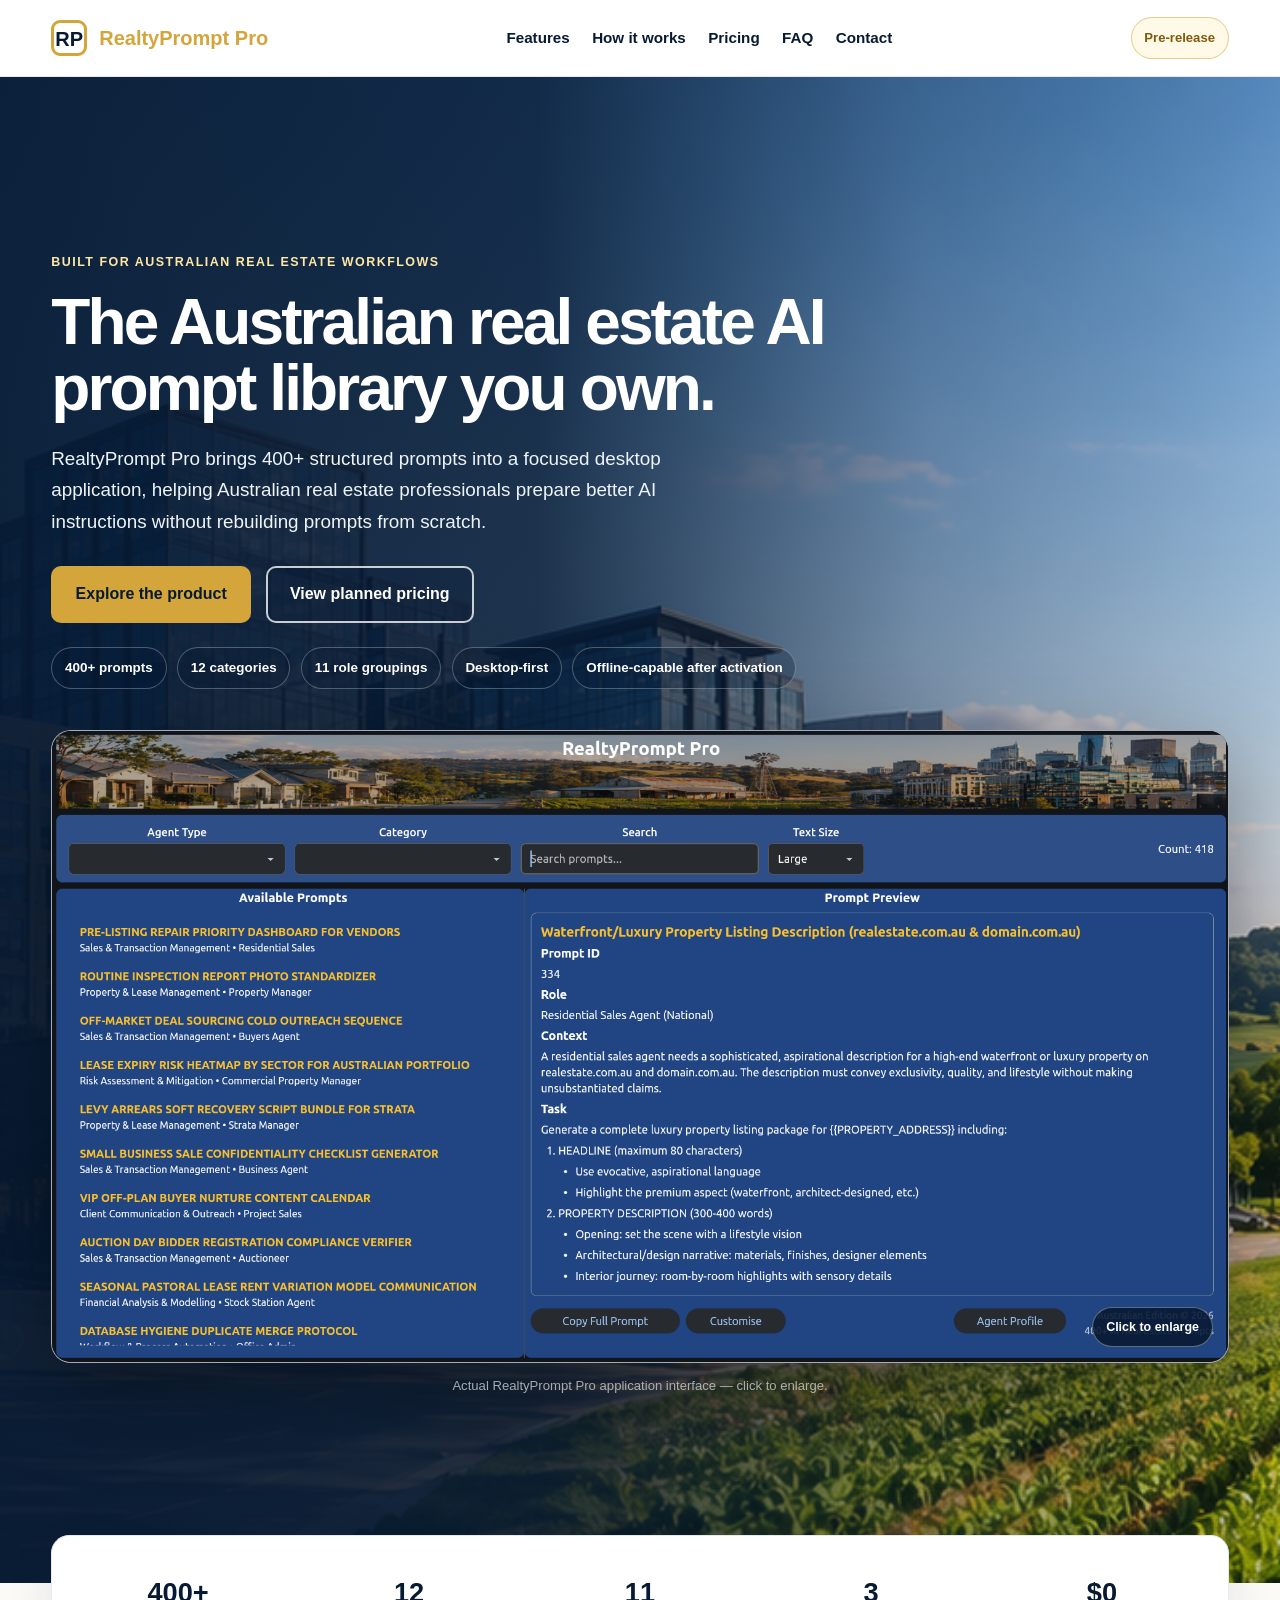
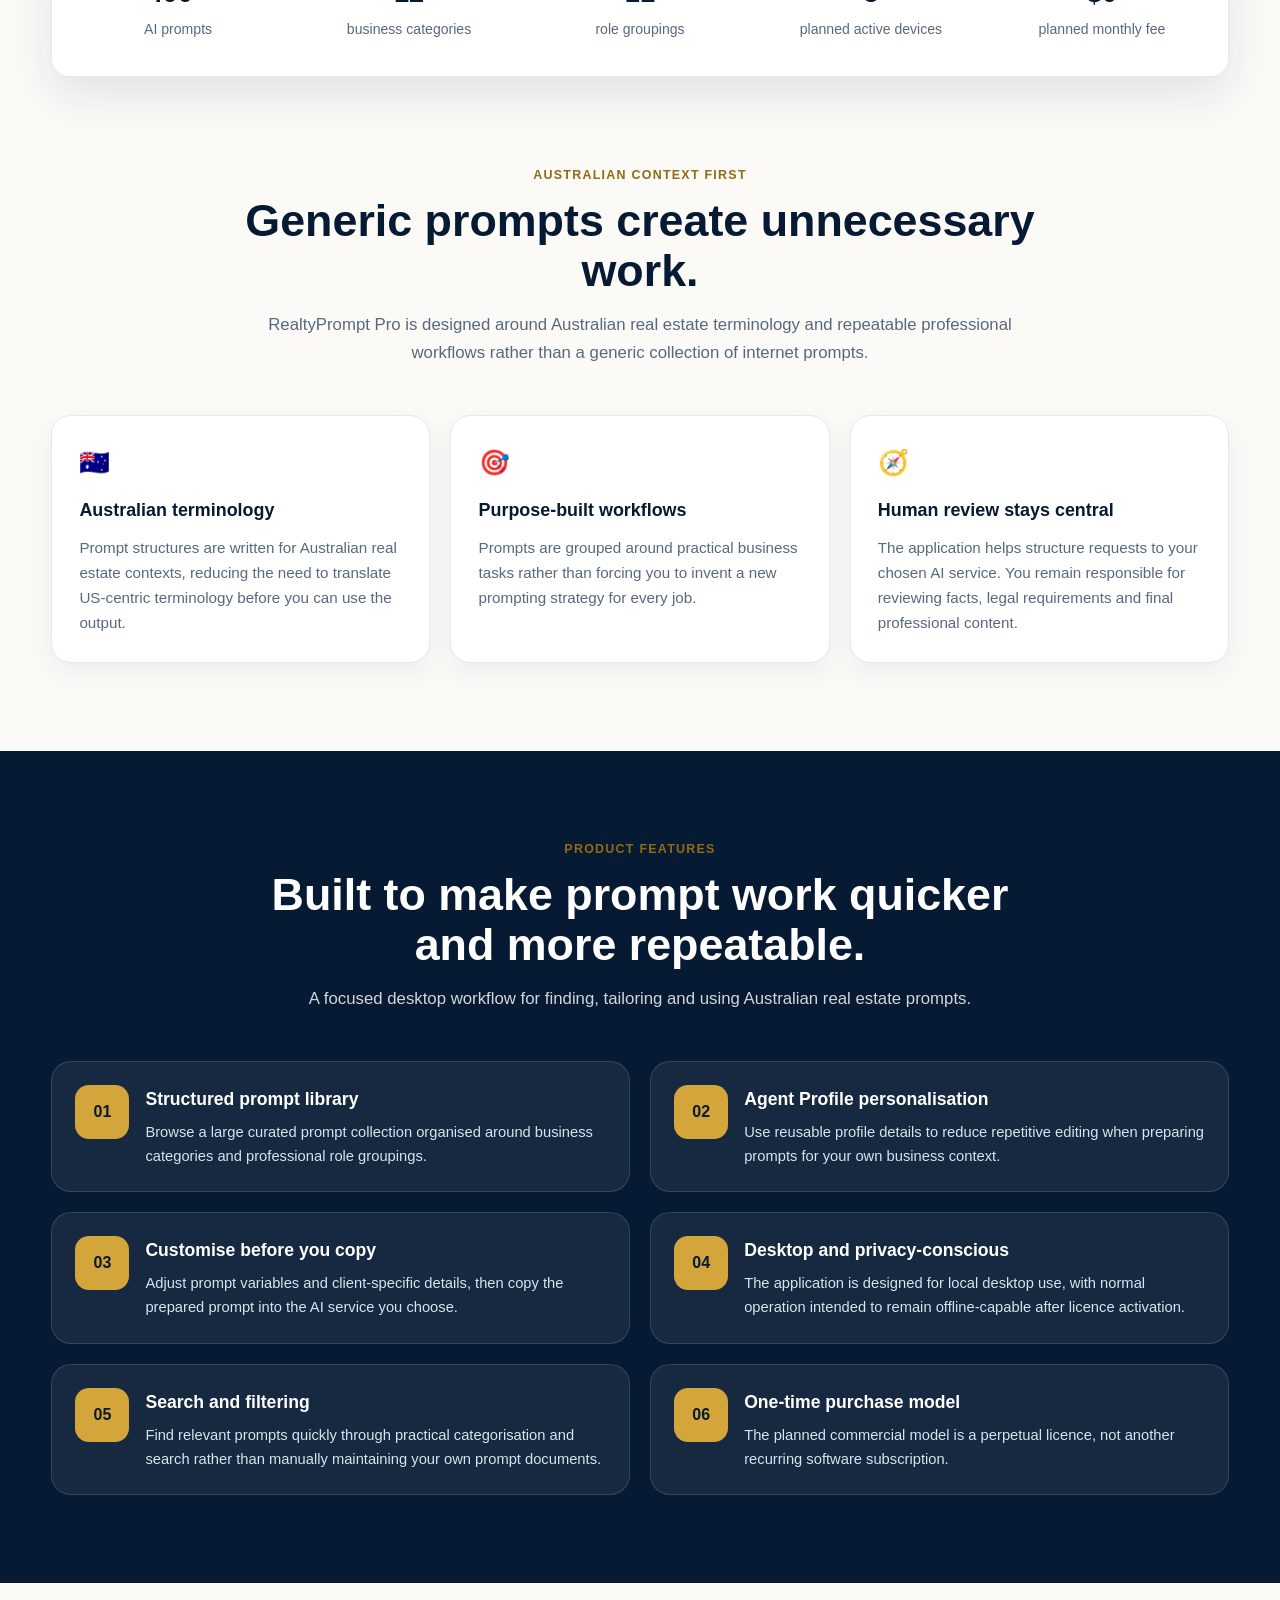
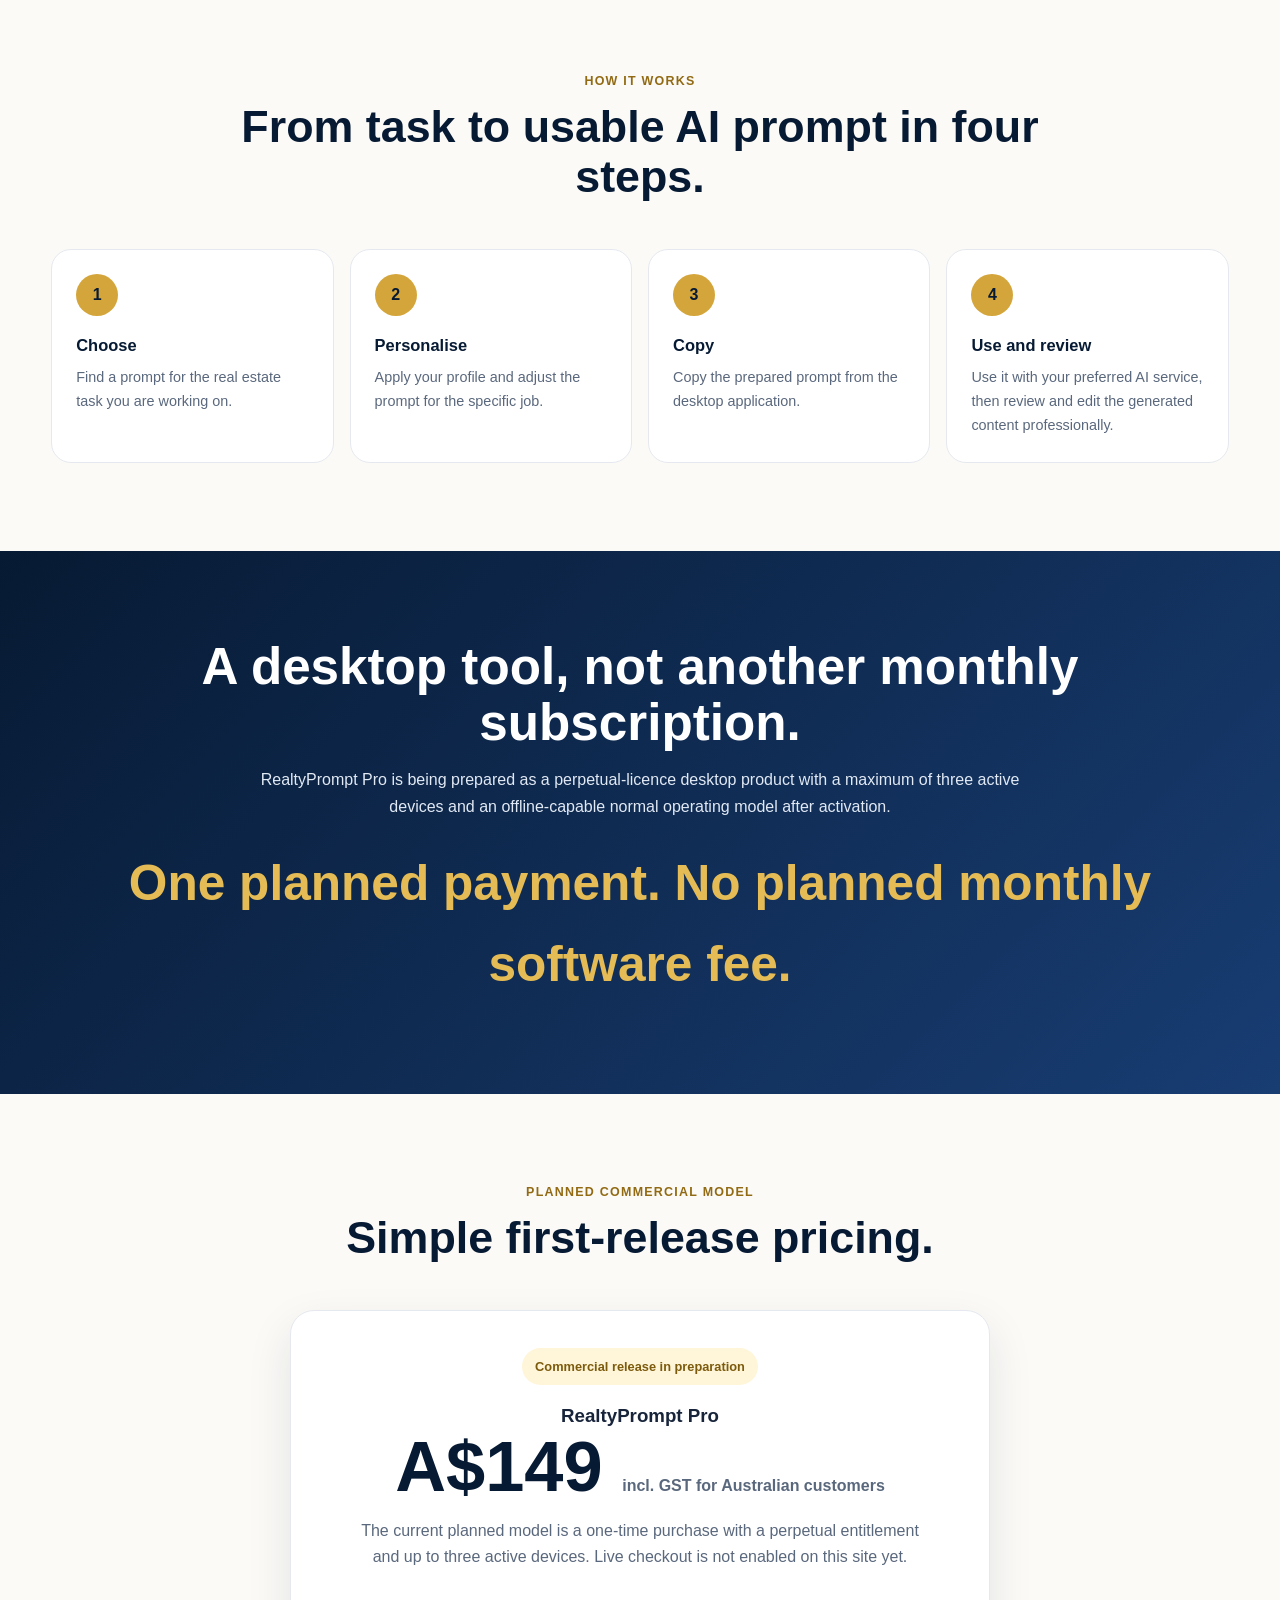
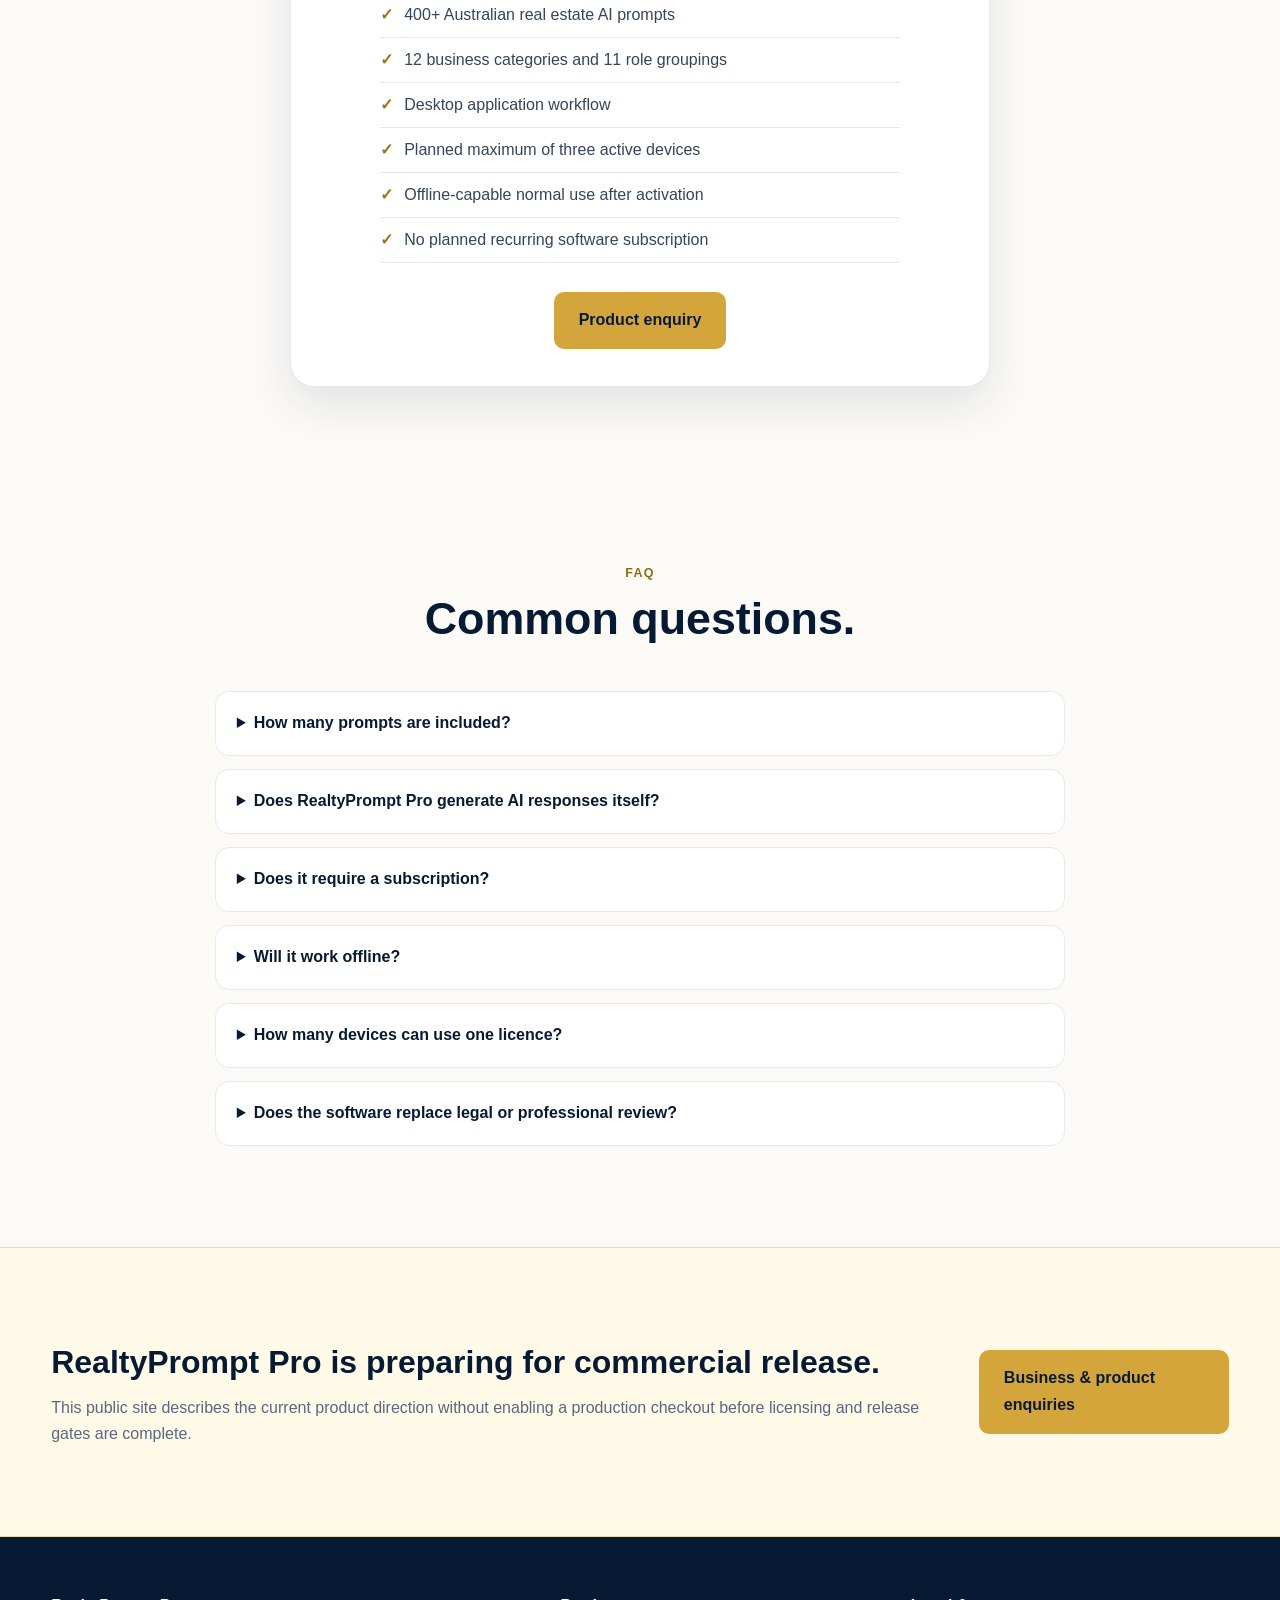
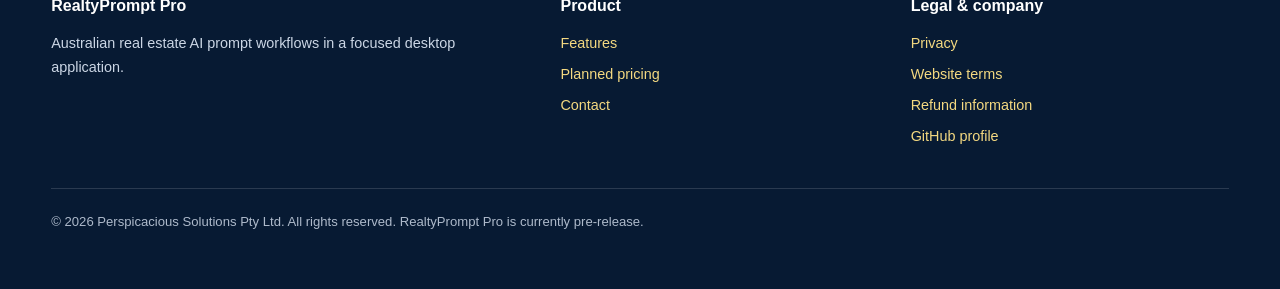
<file: index.html>
<!doctype html>
<html lang="en-AU">
<head>
  <meta charset="utf-8">
  <meta name="viewport" content="width=device-width,initial-scale=1">
  <meta name="robots" content="index,follow">
  <meta name="description" content="RealtyPrompt Pro is a focused desktop application with 400+ Australian real estate AI prompts, designed for practical professional workflows. Commercial release is in preparation.">
  <meta http-equiv="Content-Security-Policy" content="default-src 'self'; style-src 'self'; img-src 'self' data:; script-src 'none'; connect-src 'none'; frame-src 'none'; object-src 'none'; base-uri 'self'; form-action 'none'">
  <link rel="canonical" href="https://etherist.github.io/perspicacious-solutions/">
  <meta property="og:type" content="website">
  <meta property="og:title" content="RealtyPrompt Pro | Australian Real Estate AI Prompt Library">
  <meta property="og:description" content="400+ Australian real estate AI prompts in a focused desktop application. One-time purchase model; commercial release in preparation.">
  <meta property="og:url" content="https://etherist.github.io/perspicacious-solutions/">
  <meta property="og:image" content="https://etherist.github.io/perspicacious-solutions/assets/RE-Prompt-Header2.png">
  <meta name="twitter:card" content="summary_large_image">
  <title>RealtyPrompt Pro | Australian Real Estate AI Prompt Library</title>
  <link rel="stylesheet" href="assets/site.css">
</head>
<body>
<a class="skip-link" href="#main">Skip to main content</a>

<header class="site-header">
  <div class="container nav">
    <a class="brand" href="./" aria-label="RealtyPrompt Pro home">
      <span class="brand-mark">RP</span>
      <span>RealtyPrompt <span>Pro</span></span>
    </a>
    <nav class="nav-links" aria-label="Primary navigation">
      <a href="#features">Features</a>
      <a href="#how">How it works</a>
      <a href="#pricing">Pricing</a>
      <a href="#faq">FAQ</a>
      <a href="contact.html">Contact</a>
    </nav>
    <span class="status-pill">Pre-release</span>
  </div>
</header>

<main id="main">
<section class="hero" id="home">
  <div class="container hero-grid">
    <div class="hero-copy">
      <div class="eyebrow">Built for Australian real estate workflows</div>
      <h1>The Australian real estate AI prompt library you own.</h1>
      <p class="lead">RealtyPrompt Pro brings 400+ structured prompts into a focused desktop application, helping Australian real estate professionals prepare better AI instructions without rebuilding prompts from scratch.</p>
      <div class="actions">
        <a class="btn btn-primary" href="#features">Explore the product</a>
        <a class="btn btn-secondary" href="#pricing">View planned pricing</a>
      </div>
      <div class="hero-badges" aria-label="Product highlights">
        <span>400+ prompts</span>
        <span>12 categories</span>
        <span>11 role groupings</span>
        <span>Desktop-first</span>
        <span>Offline-capable after activation</span>
      </div>
    </div>

    <figure class="hero-screenshot">
      <a class="hero-screenshot-link" href="#screenshot-lightbox" aria-label="Expand the RealtyPrompt Pro application screenshot">
        <img
          src="assets/RE-Prompt-Pro-UI.png"
          alt="RealtyPrompt Pro desktop application showing the Australian real estate prompt library, filtering controls and prompt preview"
          width="1674"
          height="896"
          loading="eager"
          decoding="async">
        <span class="expand-hint" aria-hidden="true">Click to enlarge</span>
      </a>
      <figcaption>Actual RealtyPrompt Pro application interface — click to enlarge.</figcaption>
    </figure>
  </div>
</section>

<div class="container stats-wrap" aria-label="RealtyPrompt Pro statistics">
  <div class="stats">
    <div class="stat"><b>400+</b><span>AI prompts</span></div>
    <div class="stat"><b>12</b><span>business categories</span></div>
    <div class="stat"><b>11</b><span>role groupings</span></div>
    <div class="stat"><b>3</b><span>planned active devices</span></div>
    <div class="stat"><b>$0</b><span>planned monthly fee</span></div>
  </div>
</div>

<section>
  <div class="container">
    <div class="section-heading">
      <div class="kicker">Australian context first</div>
      <h2>Generic prompts create unnecessary work.</h2>
      <p>RealtyPrompt Pro is designed around Australian real estate terminology and repeatable professional workflows rather than a generic collection of internet prompts.</p>
    </div>
    <div class="cards">
      <article class="card">
        <div class="icon">🇦🇺</div>
        <h3>Australian terminology</h3>
        <p>Prompt structures are written for Australian real estate contexts, reducing the need to translate US-centric terminology before you can use the output.</p>
      </article>
      <article class="card">
        <div class="icon">🎯</div>
        <h3>Purpose-built workflows</h3>
        <p>Prompts are grouped around practical business tasks rather than forcing you to invent a new prompting strategy for every job.</p>
      </article>
      <article class="card">
        <div class="icon">🧭</div>
        <h3>Human review stays central</h3>
        <p>The application helps structure requests to your chosen AI service. You remain responsible for reviewing facts, legal requirements and final professional content.</p>
      </article>
    </div>
  </div>
</section>

<section class="band" id="features">
  <div class="container">
    <div class="section-heading">
      <div class="kicker" style="color:#F4D981">Product features</div>
      <h2>Built to make prompt work quicker and more repeatable.</h2>
      <p>A focused desktop workflow for finding, tailoring and using Australian real estate prompts.</p>
    </div>
    <div class="feature-grid">
      <article class="feature"><div class="num">01</div><div><h3>Structured prompt library</h3><p>Browse a large curated prompt collection organised around business categories and professional role groupings.</p></div></article>
      <article class="feature"><div class="num">02</div><div><h3>Agent Profile personalisation</h3><p>Use reusable profile details to reduce repetitive editing when preparing prompts for your own business context.</p></div></article>
      <article class="feature"><div class="num">03</div><div><h3>Customise before you copy</h3><p>Adjust prompt variables and client-specific details, then copy the prepared prompt into the AI service you choose.</p></div></article>
      <article class="feature"><div class="num">04</div><div><h3>Desktop and privacy-conscious</h3><p>The application is designed for local desktop use, with normal operation intended to remain offline-capable after licence activation.</p></div></article>
      <article class="feature"><div class="num">05</div><div><h3>Search and filtering</h3><p>Find relevant prompts quickly through practical categorisation and search rather than manually maintaining your own prompt documents.</p></div></article>
      <article class="feature"><div class="num">06</div><div><h3>One-time purchase model</h3><p>The planned commercial model is a perpetual licence, not another recurring software subscription.</p></div></article>
    </div>
  </div>
</section>

<section id="how">
  <div class="container">
    <div class="section-heading">
      <div class="kicker">How it works</div>
      <h2>From task to usable AI prompt in four steps.</h2>
    </div>
    <div class="how">
      <article class="step"><b>1</b><h3>Choose</h3><p>Find a prompt for the real estate task you are working on.</p></article>
      <article class="step"><b>2</b><h3>Personalise</h3><p>Apply your profile and adjust the prompt for the specific job.</p></article>
      <article class="step"><b>3</b><h3>Copy</h3><p>Copy the prepared prompt from the desktop application.</p></article>
      <article class="step"><b>4</b><h3>Use and review</h3><p>Use it with your preferred AI service, then review and edit the generated content professionally.</p></article>
    </div>
  </div>
</section>

<section class="ownership">
  <div class="container">
    <h2>A desktop tool, not another monthly subscription.</h2>
    <p>RealtyPrompt Pro is being prepared as a perpetual-licence desktop product with a maximum of three active devices and an offline-capable normal operating model after activation.</p>
    <div class="big">One planned payment. No planned monthly software fee.</div>
  </div>
</section>

<section id="pricing">
  <div class="container">
    <div class="section-heading">
      <div class="kicker">Planned commercial model</div>
      <h2>Simple first-release pricing.</h2>
    </div>
    <div class="pricing-card">
      <span class="pre-release">Commercial release in preparation</span>
      <h3>RealtyPrompt Pro</h3>
      <div class="price">A$149 <small>incl. GST for Australian customers</small></div>
      <p>The current planned model is a one-time purchase with a perpetual entitlement and up to three active devices. Live checkout is not enabled on this site yet.</p>
      <ul class="tick-list">
        <li>400+ Australian real estate AI prompts</li>
        <li>12 business categories and 11 role groupings</li>
        <li>Desktop application workflow</li>
        <li>Planned maximum of three active devices</li>
        <li>Offline-capable normal use after activation</li>
        <li>No planned recurring software subscription</li>
      </ul>
      <a class="btn btn-primary" href="contact.html">Product enquiry</a>
    </div>
  </div>
</section>

<section id="faq">
  <div class="container">
    <div class="section-heading">
      <div class="kicker">FAQ</div>
      <h2>Common questions.</h2>
    </div>
    <div class="faq">
      <details>
        <summary>How many prompts are included?</summary>
        <p>The current product materials describe more than 400 prompts organised across 12 business categories and 11 professional role groupings.</p>
      </details>
      <details>
        <summary>Does RealtyPrompt Pro generate AI responses itself?</summary>
        <p>No. RealtyPrompt Pro is a desktop prompt-library and workflow tool. You prepare and copy prompts for use with the AI service you choose.</p>
      </details>
      <details>
        <summary>Does it require a subscription?</summary>
        <p>The planned commercial model is a one-time A$149 purchase rather than a recurring RealtyPrompt Pro subscription.</p>
      </details>
      <details>
        <summary>Will it work offline?</summary>
        <p>Normal application use is intended to remain offline-capable after the required licence activation. Using an online third-party AI service will, of course, require connectivity to that service.</p>
      </details>
      <details>
        <summary>How many devices can use one licence?</summary>
        <p>The planned first-release licence permits up to three active devices. Production licensing and release remain in preparation.</p>
      </details>
      <details>
        <summary>Does the software replace legal or professional review?</summary>
        <p>No. Prompt content and AI-generated outputs must be reviewed for accuracy, suitability and applicable legal or regulatory requirements before professional use.</p>
      </details>
    </div>
  </div>
</section>

<section class="prelaunch">
  <div class="container inner">
    <div>
      <h2>RealtyPrompt Pro is preparing for commercial release.</h2>
      <p>This public site describes the current product direction without enabling a production checkout before licensing and release gates are complete.</p>
    </div>
    <a class="btn btn-primary" href="contact.html">Business & product enquiries</a>
  </div>
</section>
<div id="screenshot-lightbox" class="screenshot-lightbox" aria-label="Expanded RealtyPrompt Pro screenshot">
  <a class="lightbox-backdrop" href="#home" aria-label="Close expanded screenshot"></a>
  <div class="lightbox-panel" role="dialog" aria-modal="true" aria-label="Expanded RealtyPrompt Pro application screenshot">
    <a class="lightbox-close" href="#home" aria-label="Close expanded screenshot">×</a>
    <img src="assets/RE-Prompt-Pro-UI.png"
         alt="Expanded RealtyPrompt Pro desktop application screenshot"
         width="1674" height="896">
  </div>
</div>
</main>

<footer class="footer">
  <div class="container">
    <div class="footer-grid">
      <div>
        <h3>RealtyPrompt Pro</h3>
        <p>Australian real estate AI prompt workflows in a focused desktop application.</p>
      </div>
      <div>
        <h3>Product</h3>
        <a href="#features">Features</a>
        <a href="#pricing">Planned pricing</a>
        <a href="contact.html">Contact</a>
      </div>
      <div>
        <h3>Legal & company</h3>
        <a href="privacy.html">Privacy</a>
        <a href="terms.html">Website terms</a>
        <a href="refunds.html">Refund information</a>
        <a href="https://github.com/Etherist" rel="noopener">GitHub profile</a>
      </div>
    </div>
    <div class="footer-bottom">© 2026 Perspicacious Solutions Pty Ltd. All rights reserved. RealtyPrompt Pro is currently pre-release.</div>
  </div>
</footer>
</body>
</html>
</file>
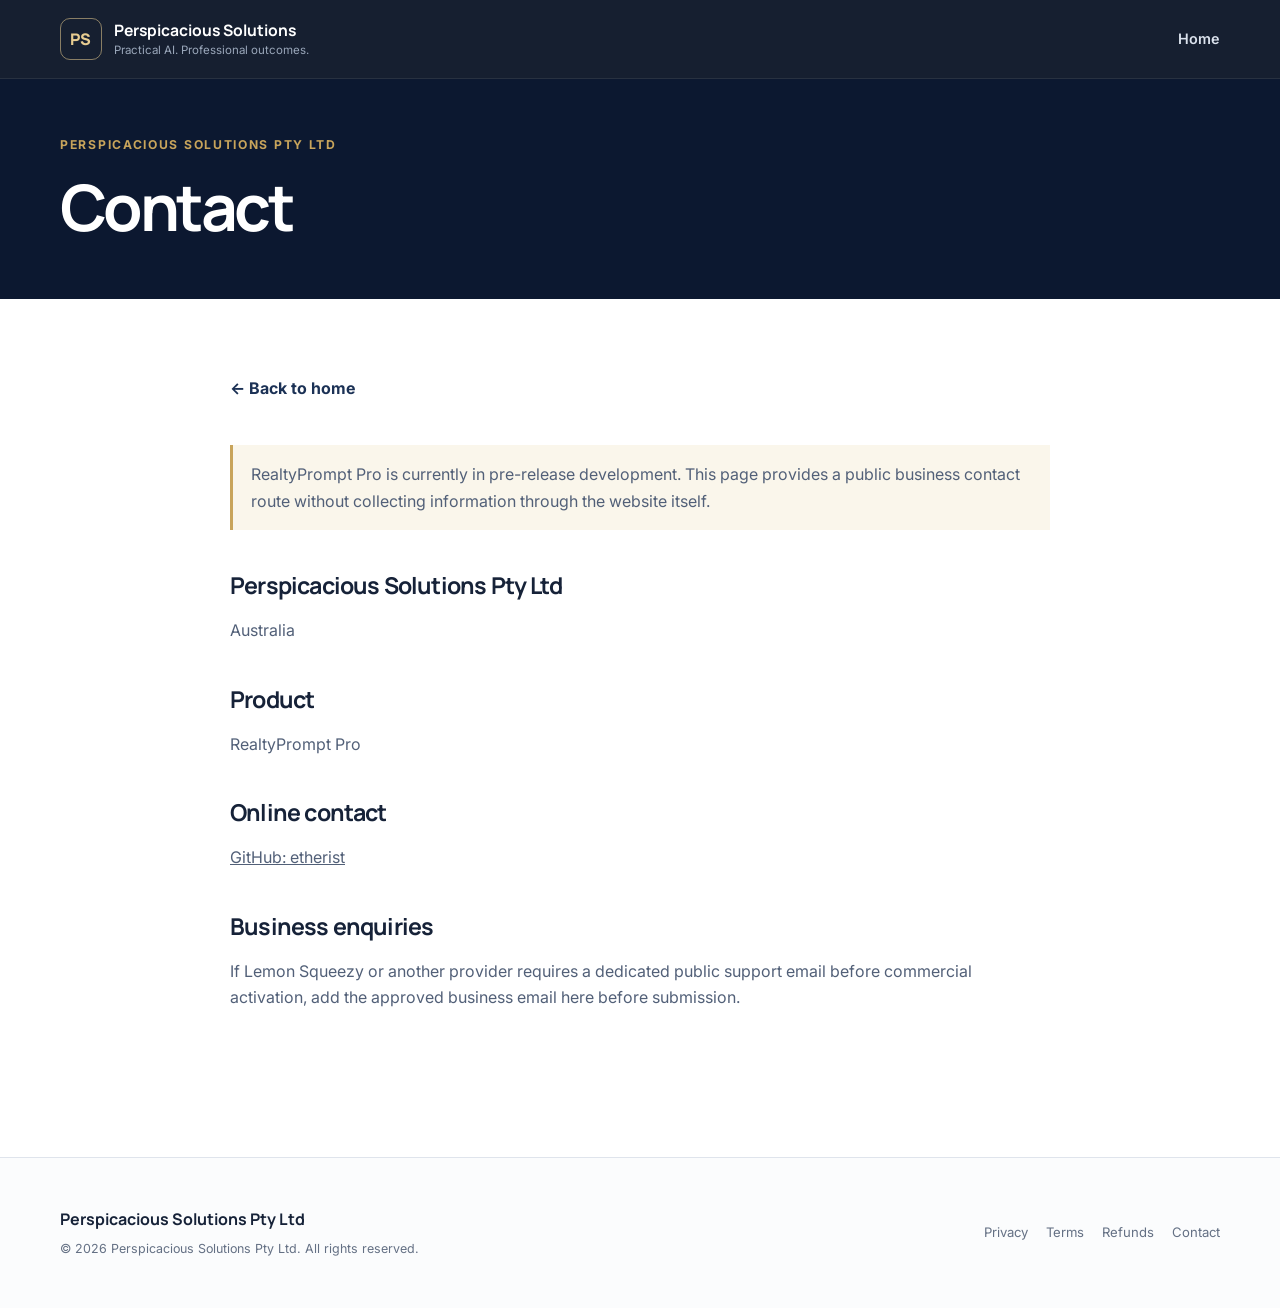
<file: contact.html>
<!doctype html>
<html lang="en-AU">
<head>
  <meta charset="utf-8"><meta name="viewport" content="width=device-width,initial-scale=1">
  <meta name="description" content="Contact — Perspicacious Solutions Pty Ltd">
  <title>Contact | Perspicacious Solutions</title>
  <link rel="stylesheet" href="assets/styles.css">
</head>
<body>
  <header class="site-header"><div class="shell nav-wrap">
    <a class="brand" href="./"><span class="brand-mark">PS</span><span class="brand-copy"><strong>Perspicacious Solutions</strong><small>Practical AI. Professional outcomes.</small></span></a>
    <nav><a href="./">Home</a></nav>
  </div></header>
  <main>
    <section class="legal-hero"><div class="shell"><p class="eyebrow">Perspicacious Solutions Pty Ltd</p><h1>Contact</h1></div></section>
    <section class="legal-main"><div class="shell legal-content"><a class="back-link" href="./">← Back to home</a><p class="notice">RealtyPrompt Pro is currently in pre-release development. This page provides a public business contact route without collecting information through the website itself.</p><h2>Perspicacious Solutions Pty Ltd</h2><p>Australia</p>
<h2>Product</h2><p>RealtyPrompt Pro</p>
<h2>Online contact</h2><p><a href="https://github.com/etherist" rel="noopener noreferrer">GitHub: etherist</a></p>
<h2>Business enquiries</h2><p>If Lemon Squeezy or another provider requires a dedicated public support email before commercial activation, add the approved business email here before submission.</p></div></section>
  </main>
  <footer><div class="shell footer-grid"><div><strong>Perspicacious Solutions Pty Ltd</strong><p>© 2026 Perspicacious Solutions Pty Ltd. All rights reserved.</p></div><div class="footer-links"><a href="privacy.html">Privacy</a><a href="terms.html">Terms</a><a href="refunds.html">Refunds</a><a href="contact.html">Contact</a></div></div></footer>
</body></html>
</file>
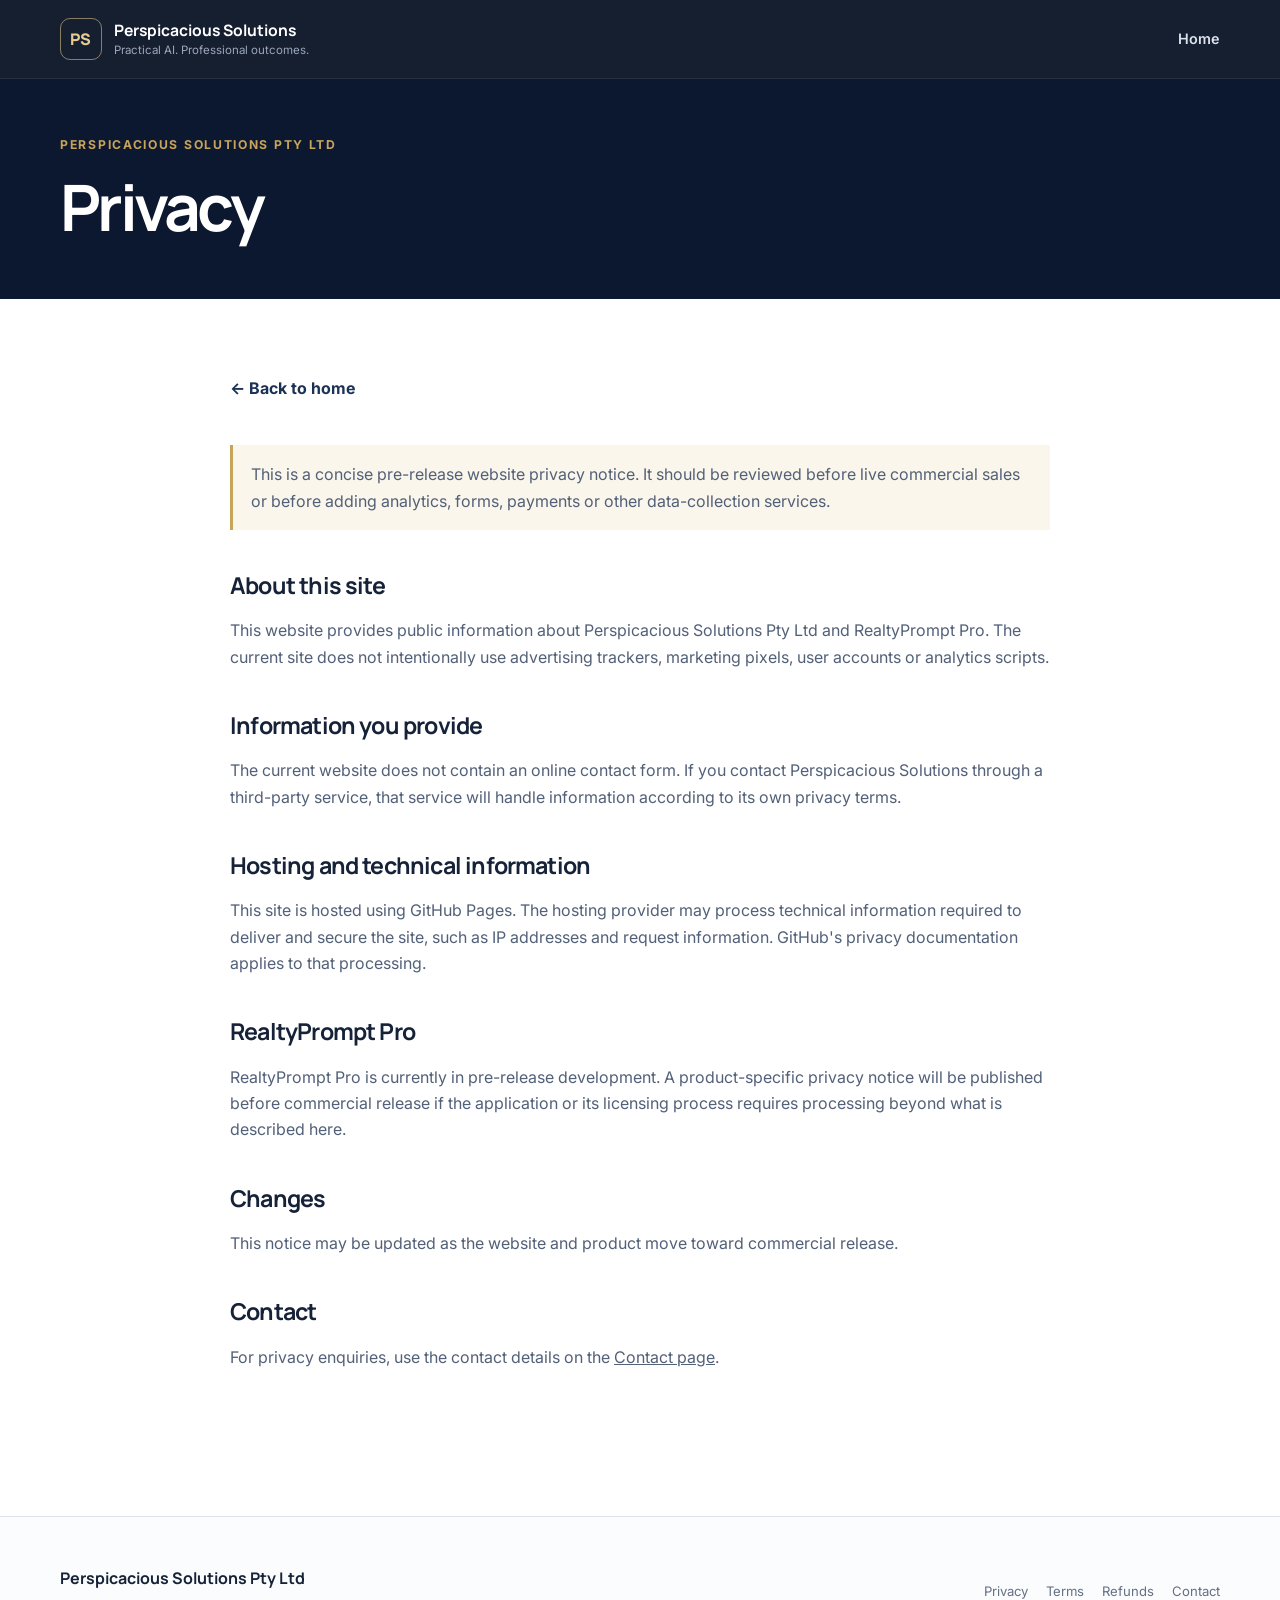
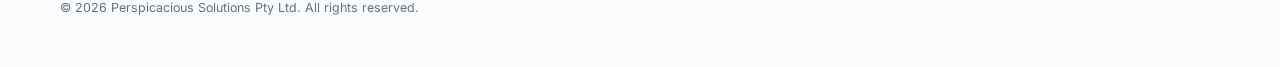
<file: privacy.html>
<!doctype html>
<html lang="en-AU">
<head>
  <meta charset="utf-8"><meta name="viewport" content="width=device-width,initial-scale=1">
  <meta name="description" content="Privacy — Perspicacious Solutions Pty Ltd">
  <title>Privacy | Perspicacious Solutions</title>
  <link rel="stylesheet" href="assets/styles.css">
</head>
<body>
  <header class="site-header"><div class="shell nav-wrap">
    <a class="brand" href="./"><span class="brand-mark">PS</span><span class="brand-copy"><strong>Perspicacious Solutions</strong><small>Practical AI. Professional outcomes.</small></span></a>
    <nav><a href="./">Home</a></nav>
  </div></header>
  <main>
    <section class="legal-hero"><div class="shell"><p class="eyebrow">Perspicacious Solutions Pty Ltd</p><h1>Privacy</h1></div></section>
    <section class="legal-main"><div class="shell legal-content"><a class="back-link" href="./">← Back to home</a><p class="notice">This is a concise pre-release website privacy notice. It should be reviewed before live commercial sales or before adding analytics, forms, payments or other data-collection services.</p><h2>About this site</h2><p>This website provides public information about Perspicacious Solutions Pty Ltd and RealtyPrompt Pro. The current site does not intentionally use advertising trackers, marketing pixels, user accounts or analytics scripts.</p>
<h2>Information you provide</h2><p>The current website does not contain an online contact form. If you contact Perspicacious Solutions through a third-party service, that service will handle information according to its own privacy terms.</p>
<h2>Hosting and technical information</h2><p>This site is hosted using GitHub Pages. The hosting provider may process technical information required to deliver and secure the site, such as IP addresses and request information. GitHub's privacy documentation applies to that processing.</p>
<h2>RealtyPrompt Pro</h2><p>RealtyPrompt Pro is currently in pre-release development. A product-specific privacy notice will be published before commercial release if the application or its licensing process requires processing beyond what is described here.</p>
<h2>Changes</h2><p>This notice may be updated as the website and product move toward commercial release.</p>
<h2>Contact</h2><p>For privacy enquiries, use the contact details on the <a href="contact.html">Contact page</a>.</p></div></section>
  </main>
  <footer><div class="shell footer-grid"><div><strong>Perspicacious Solutions Pty Ltd</strong><p>© 2026 Perspicacious Solutions Pty Ltd. All rights reserved.</p></div><div class="footer-links"><a href="privacy.html">Privacy</a><a href="terms.html">Terms</a><a href="refunds.html">Refunds</a><a href="contact.html">Contact</a></div></div></footer>
</body></html>
</file>
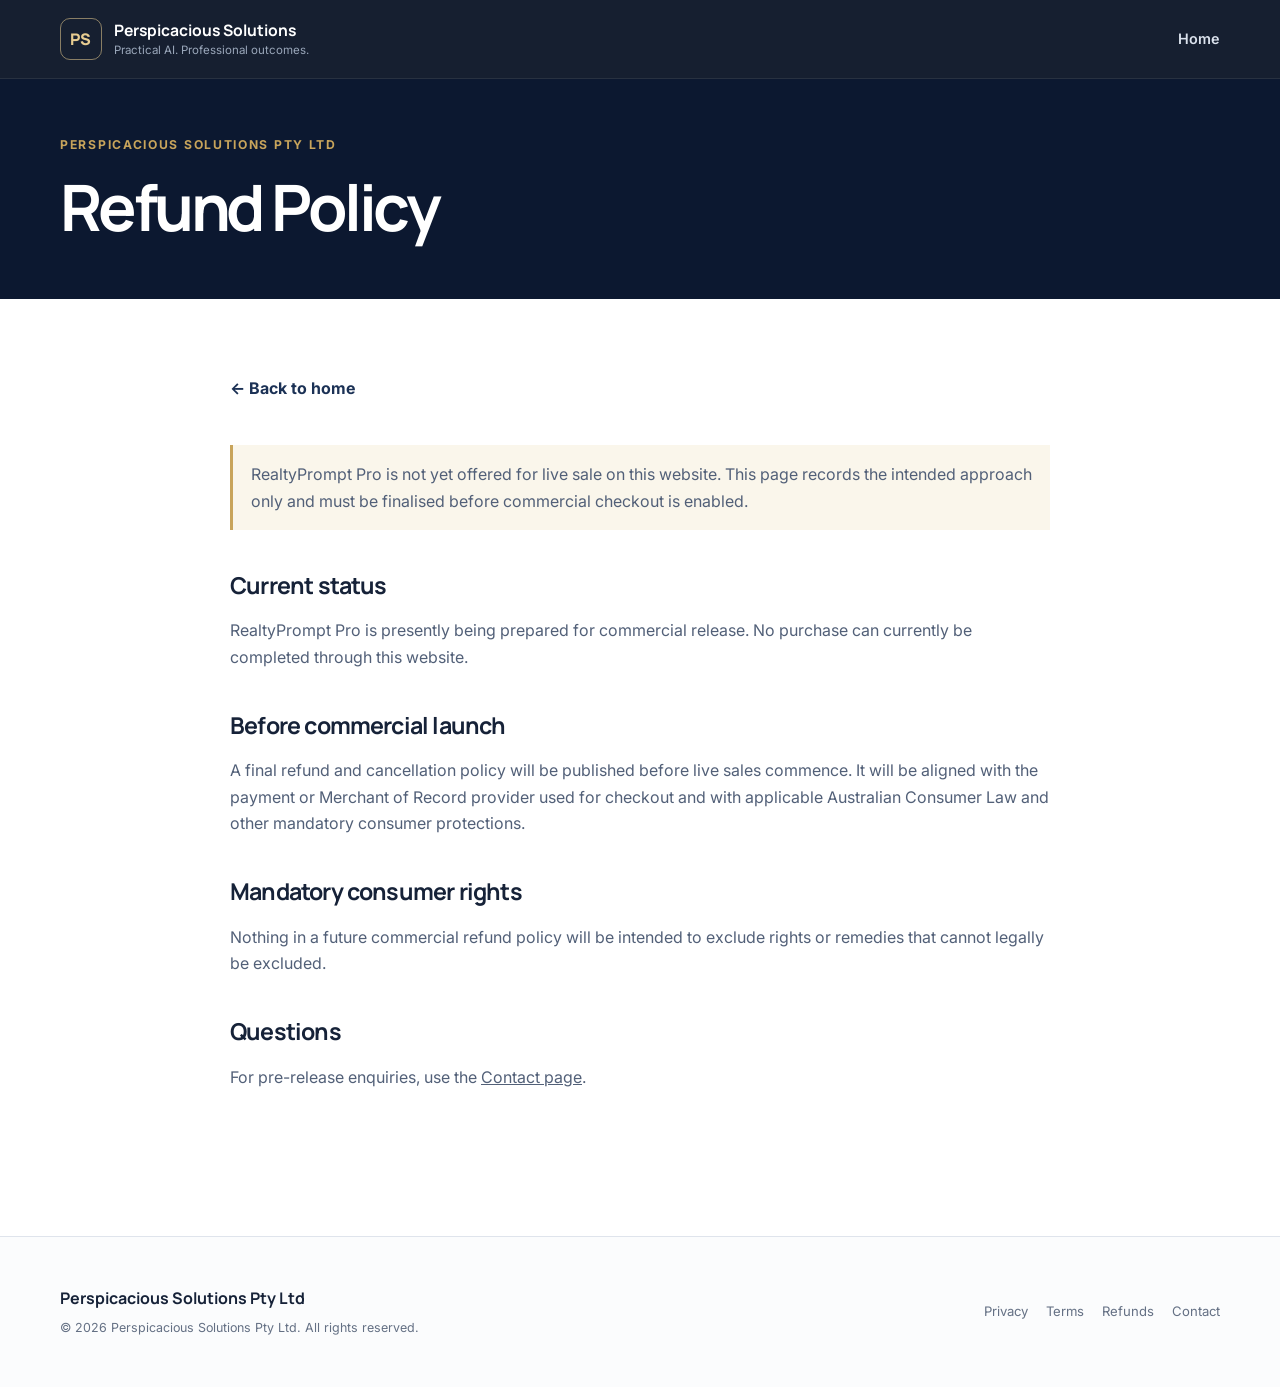
<file: refunds.html>
<!doctype html>
<html lang="en-AU">
<head>
  <meta charset="utf-8"><meta name="viewport" content="width=device-width,initial-scale=1">
  <meta name="description" content="Refund Policy — Perspicacious Solutions Pty Ltd">
  <title>Refund Policy | Perspicacious Solutions</title>
  <link rel="stylesheet" href="assets/styles.css">
</head>
<body>
  <header class="site-header"><div class="shell nav-wrap">
    <a class="brand" href="./"><span class="brand-mark">PS</span><span class="brand-copy"><strong>Perspicacious Solutions</strong><small>Practical AI. Professional outcomes.</small></span></a>
    <nav><a href="./">Home</a></nav>
  </div></header>
  <main>
    <section class="legal-hero"><div class="shell"><p class="eyebrow">Perspicacious Solutions Pty Ltd</p><h1>Refund Policy</h1></div></section>
    <section class="legal-main"><div class="shell legal-content"><a class="back-link" href="./">← Back to home</a><p class="notice">RealtyPrompt Pro is not yet offered for live sale on this website. This page records the intended approach only and must be finalised before commercial checkout is enabled.</p><h2>Current status</h2><p>RealtyPrompt Pro is presently being prepared for commercial release. No purchase can currently be completed through this website.</p>
<h2>Before commercial launch</h2><p>A final refund and cancellation policy will be published before live sales commence. It will be aligned with the payment or Merchant of Record provider used for checkout and with applicable Australian Consumer Law and other mandatory consumer protections.</p>
<h2>Mandatory consumer rights</h2><p>Nothing in a future commercial refund policy will be intended to exclude rights or remedies that cannot legally be excluded.</p>
<h2>Questions</h2><p>For pre-release enquiries, use the <a href="contact.html">Contact page</a>.</p></div></section>
  </main>
  <footer><div class="shell footer-grid"><div><strong>Perspicacious Solutions Pty Ltd</strong><p>© 2026 Perspicacious Solutions Pty Ltd. All rights reserved.</p></div><div class="footer-links"><a href="privacy.html">Privacy</a><a href="terms.html">Terms</a><a href="refunds.html">Refunds</a><a href="contact.html">Contact</a></div></div></footer>
</body></html>
</file>
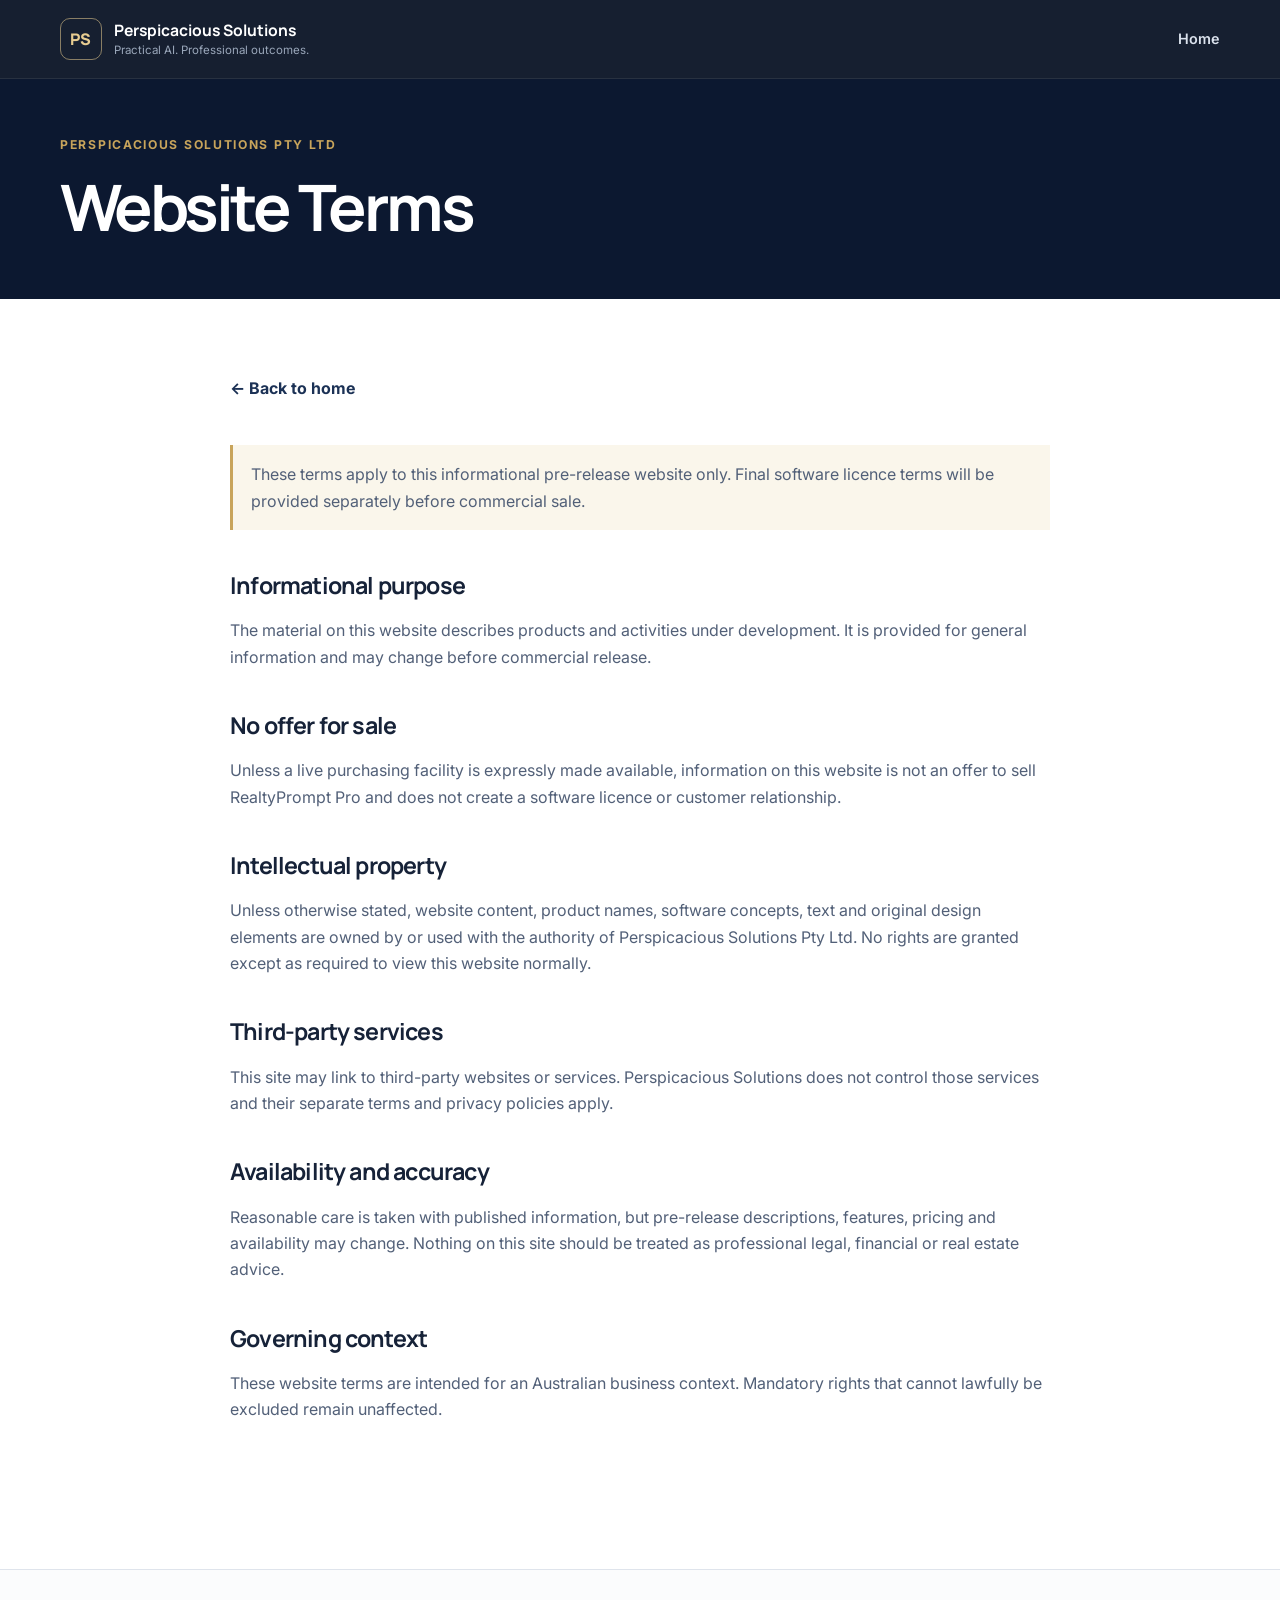
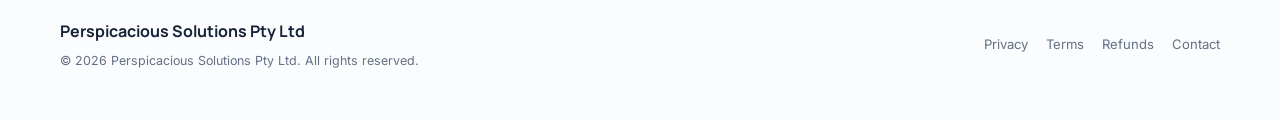
<file: terms.html>
<!doctype html>
<html lang="en-AU">
<head>
  <meta charset="utf-8"><meta name="viewport" content="width=device-width,initial-scale=1">
  <meta name="description" content="Website Terms — Perspicacious Solutions Pty Ltd">
  <title>Website Terms | Perspicacious Solutions</title>
  <link rel="stylesheet" href="assets/styles.css">
</head>
<body>
  <header class="site-header"><div class="shell nav-wrap">
    <a class="brand" href="./"><span class="brand-mark">PS</span><span class="brand-copy"><strong>Perspicacious Solutions</strong><small>Practical AI. Professional outcomes.</small></span></a>
    <nav><a href="./">Home</a></nav>
  </div></header>
  <main>
    <section class="legal-hero"><div class="shell"><p class="eyebrow">Perspicacious Solutions Pty Ltd</p><h1>Website Terms</h1></div></section>
    <section class="legal-main"><div class="shell legal-content"><a class="back-link" href="./">← Back to home</a><p class="notice">These terms apply to this informational pre-release website only. Final software licence terms will be provided separately before commercial sale.</p><h2>Informational purpose</h2><p>The material on this website describes products and activities under development. It is provided for general information and may change before commercial release.</p>
<h2>No offer for sale</h2><p>Unless a live purchasing facility is expressly made available, information on this website is not an offer to sell RealtyPrompt Pro and does not create a software licence or customer relationship.</p>
<h2>Intellectual property</h2><p>Unless otherwise stated, website content, product names, software concepts, text and original design elements are owned by or used with the authority of Perspicacious Solutions Pty Ltd. No rights are granted except as required to view this website normally.</p>
<h2>Third-party services</h2><p>This site may link to third-party websites or services. Perspicacious Solutions does not control those services and their separate terms and privacy policies apply.</p>
<h2>Availability and accuracy</h2><p>Reasonable care is taken with published information, but pre-release descriptions, features, pricing and availability may change. Nothing on this site should be treated as professional legal, financial or real estate advice.</p>
<h2>Governing context</h2><p>These website terms are intended for an Australian business context. Mandatory rights that cannot lawfully be excluded remain unaffected.</p></div></section>
  </main>
  <footer><div class="shell footer-grid"><div><strong>Perspicacious Solutions Pty Ltd</strong><p>© 2026 Perspicacious Solutions Pty Ltd. All rights reserved.</p></div><div class="footer-links"><a href="privacy.html">Privacy</a><a href="terms.html">Terms</a><a href="refunds.html">Refunds</a><a href="contact.html">Contact</a></div></div></footer>
</body></html>
</file>
<file: assets/site.css>
:root{
  --navy:#071A33;
  --navy-2:#102B52;
  --navy-3:#183D73;
  --gold:#D4A53A;
  --gold-2:#E4BB55;
  --cream:#FBFAF7;
  --white:#FFFFFF;
  --ink:#17243A;
  --muted:#5A687D;
  --line:#E5E9EF;
  --soft:#F2F5F8;
  --radius:20px;
  --shadow:0 18px 45px rgba(7,26,51,.10);
}
*{box-sizing:border-box;margin:0;padding:0}
html{scroll-behavior:smooth}
body{
  font-family:-apple-system,BlinkMacSystemFont,"Segoe UI",Roboto,Ubuntu,Cantarell,"Helvetica Neue",Arial,sans-serif;
  color:var(--ink);
  background:var(--cream);
  line-height:1.65;
}
a{color:inherit}
img{max-width:100%;display:block}
.container{width:min(1180px,92%);margin:auto}
.skip-link{
  position:absolute;left:-9999px;top:0;background:var(--navy);color:#fff;padding:.75rem 1rem;z-index:2000
}
.skip-link:focus{left:1rem;top:1rem}
.site-header{
  position:sticky;top:0;z-index:1000;background:rgba(255,255,255,.97);
  border-bottom:1px solid var(--line);backdrop-filter:blur(10px)
}
.nav{
  display:flex;align-items:center;justify-content:space-between;gap:2rem;min-height:76px
}
.brand{
  display:flex;align-items:center;gap:.75rem;text-decoration:none;font-weight:800;color:var(--navy);font-size:1.25rem
}
.brand-mark{
  width:36px;height:36px;border:3px solid var(--gold);border-radius:9px;
  display:grid;place-items:center;color:var(--navy);font-weight:900
}
.brand span:last-child{color:var(--gold)}
.nav-links{display:flex;align-items:center;gap:1.4rem}
.nav-links a{text-decoration:none;font-weight:650;font-size:.95rem;color:var(--navy)}
.nav-links a:hover,.nav-links a:focus{color:#9B7319}
.status-pill{
  padding:.55rem .8rem;border:1px solid rgba(212,165,58,.55);border-radius:999px;
  background:#FFF9E8;color:#7D5B0D;font-size:.82rem;font-weight:750
}
.hero{
  position:relative;min-height:690px;display:flex;align-items:center;isolation:isolate;overflow:hidden
}
.hero::before{
  content:"";position:absolute;inset:0;z-index:-2;
  background:url("RE-Prompt-Header2.png") center/cover no-repeat
}
.hero::after{
  content:"";position:absolute;inset:0;z-index:-1;
  background:linear-gradient(90deg,rgba(7,26,51,.95) 0%,rgba(7,26,51,.86) 42%,rgba(7,26,51,.38) 72%,rgba(7,26,51,.12) 100%)
}
.hero-grid{
  display:grid;grid-template-columns:1fr;
  gap:2.6rem;align-items:center;padding:5.2rem 0 6.2rem
}
.hero-copy{color:#fff;max-width:900px}
.eyebrow{
  display:inline-flex;align-items:center;gap:.5rem;color:#FFE7A6;
  text-transform:uppercase;letter-spacing:.12em;font-weight:800;font-size:.78rem;margin-bottom:1.1rem
}
.hero h1{
  font-size:clamp(2.7rem,5vw,4.7rem);line-height:1.02;letter-spacing:-.045em;margin-bottom:1.4rem
}
.hero .lead{font-size:1.18rem;color:#EEF3FA;max-width:670px;margin-bottom:1.8rem}
.actions{display:flex;flex-wrap:wrap;gap:.9rem;margin:1.4rem 0}
.btn{
  display:inline-flex;align-items:center;justify-content:center;min-height:50px;padding:.85rem 1.4rem;
  border-radius:10px;text-decoration:none;font-weight:800;border:2px solid transparent
}
.btn-primary{background:var(--gold);color:var(--navy)}
.btn-primary:hover,.btn-primary:focus{background:var(--gold-2)}
.btn-secondary{border-color:rgba(255,255,255,.78);color:#fff;background:rgba(7,26,51,.26)}
.btn-secondary:hover,.btn-secondary:focus{background:#fff;color:var(--navy)}
.hero-badges{display:flex;flex-wrap:wrap;gap:.65rem;margin-top:1.5rem}
.hero-badges span{
  border:1px solid rgba(255,255,255,.28);background:rgba(7,26,51,.32);
  color:#fff;padding:.55rem .8rem;border-radius:999px;font-size:.84rem;font-weight:700
}
.product-card{
  background:rgba(255,255,255,.96);border:1px solid rgba(255,255,255,.7);border-radius:22px;
  box-shadow:0 30px 90px rgba(0,0,0,.28);overflow:hidden
}
.product-top{
  display:flex;justify-content:space-between;align-items:center;padding:1rem 1.1rem;border-bottom:1px solid var(--line)
}
.product-top strong{color:var(--navy)}
.offline{font-size:.78rem;color:#1F6E42;font-weight:800}
.product-body{display:grid;grid-template-columns:130px 1fr;min-height:360px}
.sidebar{background:var(--navy);color:#DCE5F2;padding:1rem}
.sidebar div{padding:.65rem .7rem;border-radius:7px;font-size:.8rem;margin-bottom:.25rem}
.sidebar div:first-child{background:rgba(255,255,255,.12);color:#fff}
.mock-main{padding:1.1rem}
.mock-main h3{color:var(--navy);font-size:1.05rem;margin-bottom:.25rem}
.mock-main p{color:var(--muted);font-size:.78rem;margin-bottom:1rem}
.metric-grid{display:grid;grid-template-columns:repeat(2,1fr);gap:.7rem;margin-bottom:1rem}
.metric{padding:.85rem;border:1px solid var(--line);border-radius:10px;background:#fff}
.metric b{display:block;color:var(--navy);font-size:1.2rem}
.metric span{font-size:.72rem;color:var(--muted)}
.quick{display:grid;grid-template-columns:1fr;gap:.55rem}
.quick div{padding:.7rem;border:1px solid var(--line);border-radius:9px;font-size:.74rem;color:var(--navy);background:#FAFBFD}

.hero-screenshot{
  margin:0;
  align-self:center;
  width:100%;
}
.hero-screenshot-link{
  position:relative;
  display:block;
  width:100%;
  border-radius:20px;
  text-decoration:none;
  cursor:zoom-in;
}
.hero-screenshot img{
  width:100%;
  height:auto;
  border-radius:20px;
  border:1px solid rgba(255,255,255,.62);
  box-shadow:0 32px 90px rgba(0,0,0,.36);
  background:#0f2540;
}
.expand-hint{
  position:absolute;
  right:16px;
  bottom:16px;
  padding:.55rem .8rem;
  border-radius:999px;
  background:rgba(7,26,51,.88);
  color:#fff;
  border:1px solid rgba(255,255,255,.34);
  font-size:.78rem;
  font-weight:800;
}
.hero-screenshot-link:hover .expand-hint,
.hero-screenshot-link:focus .expand-hint{
  background:var(--gold);
  color:var(--navy);
}
.hero-screenshot figcaption{
  margin-top:.7rem;
  color:rgba(255,255,255,.82);
  font-size:.82rem;
  text-align:center;
}
.screenshot-lightbox{
  display:none;
  position:fixed;
  inset:0;
  z-index:5000;
  padding:2.5vh 2.5vw;
  align-items:center;
  justify-content:center;
}
.screenshot-lightbox:target{display:flex}
.lightbox-backdrop{
  position:absolute;
  inset:0;
  background:rgba(3,12,25,.94);
  cursor:zoom-out;
}
.lightbox-panel{
  position:relative;
  z-index:1;
  width:min(96vw,1720px);
  max-height:95vh;
}
.lightbox-panel img{
  display:block;
  width:100%;
  height:auto;
  max-height:92vh;
  object-fit:contain;
  margin:auto;
  border-radius:16px;
  border:1px solid rgba(255,255,255,.24);
  box-shadow:0 30px 100px rgba(0,0,0,.6);
}
.lightbox-close{
  position:absolute;
  top:-18px;
  right:-8px;
  z-index:2;
  width:42px;
  height:42px;
  display:grid;
  place-items:center;
  border-radius:50%;
  background:#fff;
  color:var(--navy);
  text-decoration:none;
  font-size:1.8rem;
  font-weight:700;
  box-shadow:0 8px 24px rgba(0,0,0,.28);
}
.lightbox-close:hover,
.lightbox-close:focus{background:var(--gold)}

.stats-wrap{position:relative;margin-top:-48px;z-index:3}
.stats{
  display:grid;grid-template-columns:repeat(5,1fr);gap:1rem;background:#fff;border:1px solid var(--line);
  border-radius:18px;padding:1.15rem;box-shadow:var(--shadow)
}
.stat{text-align:center;padding:1rem}
.stat b{display:block;color:var(--navy);font-size:1.7rem}
.stat span{color:var(--muted);font-size:.88rem}
section{padding:5.5rem 0}
.section-heading{text-align:center;max-width:800px;margin:0 auto 3rem}
.section-heading .kicker{color:#926A13;font-weight:850;text-transform:uppercase;letter-spacing:.1em;font-size:.78rem}
.section-heading h2{color:var(--navy);font-size:clamp(2rem,3.5vw,3rem);line-height:1.12;margin:.55rem 0 1rem}
.section-heading p{color:var(--muted);font-size:1.05rem}
.cards{display:grid;grid-template-columns:repeat(3,1fr);gap:1.25rem}
.card{
  background:#fff;border:1px solid var(--line);border-radius:var(--radius);padding:1.7rem;box-shadow:0 10px 28px rgba(7,26,51,.055)
}
.card .icon{font-size:1.55rem;margin-bottom:.8rem}
.card h3{color:var(--navy);font-size:1.12rem;margin-bottom:.55rem}
.card p{color:var(--muted);font-size:.95rem}
.band{background:var(--navy);color:#fff}
.band .section-heading h2,.band .section-heading p{color:#fff}
.band .section-heading p{opacity:.82}
.feature-grid{display:grid;grid-template-columns:repeat(2,1fr);gap:1.25rem}
.feature{
  display:grid;grid-template-columns:54px 1fr;gap:1rem;background:rgba(255,255,255,.065);
  border:1px solid rgba(255,255,255,.13);border-radius:var(--radius);padding:1.45rem
}
.feature .num{
  width:54px;height:54px;border-radius:14px;background:var(--gold);color:var(--navy);display:grid;place-items:center;font-weight:900
}
.feature h3{font-size:1.1rem;margin-bottom:.35rem}
.feature p{color:#D9E2EF;font-size:.92rem}
.how{display:grid;grid-template-columns:repeat(4,1fr);gap:1rem}
.step{background:#fff;border:1px solid var(--line);border-radius:var(--radius);padding:1.5rem}
.step b{display:grid;place-items:center;width:42px;height:42px;border-radius:50%;background:var(--gold);color:var(--navy);margin-bottom:1rem}
.step h3{color:var(--navy);font-size:1.03rem;margin-bottom:.45rem}
.step p{color:var(--muted);font-size:.9rem}
.ownership{
  background:linear-gradient(135deg,var(--navy),var(--navy-3));color:#fff;text-align:center
}
.ownership h2{font-size:clamp(2.1rem,4vw,3.4rem);line-height:1.1;margin-bottom:1rem}
.ownership p{max-width:760px;margin:0 auto;color:#E1E9F4}
.ownership .big{color:var(--gold-2);font-weight:900;font-size:clamp(1.9rem,4vw,3.1rem);margin-top:1.4rem}
.pricing-card{
  max-width:700px;margin:auto;background:#fff;border:1px solid var(--line);border-radius:24px;padding:2.3rem;
  box-shadow:var(--shadow);text-align:center
}
.pre-release{
  display:inline-block;border-radius:999px;padding:.5rem .8rem;background:#FFF5D8;color:#7D5B0D;font-weight:800;font-size:.8rem;margin-bottom:1rem
}
.price{font-size:clamp(3rem,7vw,4.4rem);font-weight:900;color:var(--navy);line-height:1}
.price small{font-size:1rem;color:var(--muted);font-weight:700}
.pricing-card>p{color:var(--muted);margin:1rem auto;max-width:560px}
.tick-list{list-style:none;text-align:left;max-width:520px;margin:1.4rem auto 1.8rem}
.tick-list li{padding:.55rem 0;border-bottom:1px solid var(--line);color:#35445A}
.tick-list li::before{content:"✓";color:#9B7319;font-weight:900;margin-right:.7rem}
.faq{max-width:850px;margin:auto}
details{background:#fff;border:1px solid var(--line);border-radius:14px;padding:1.15rem 1.3rem;margin-bottom:.8rem}
summary{cursor:pointer;font-weight:800;color:var(--navy)}
details p{color:var(--muted);padding-top:.8rem}
.prelaunch{
  background:#FFF9E8;border-top:1px solid #EEDAA5;border-bottom:1px solid #EEDAA5
}
.prelaunch .inner{display:flex;justify-content:space-between;align-items:center;gap:2rem}
.prelaunch h2{color:var(--navy);font-size:2rem;margin-bottom:.4rem}
.prelaunch p{color:var(--muted)}
.footer{background:var(--navy);color:#fff;padding:3.5rem 0}
.footer-grid{display:grid;grid-template-columns:1.5fr 1fr 1fr;gap:2rem}
.footer h3{font-size:1rem;margin-bottom:.8rem}
.footer p{color:#CBD6E5;font-size:.9rem}
.footer a{color:#F4D981;text-decoration:none;display:block;margin:.45rem 0;font-size:.9rem}
.footer a:hover,.footer a:focus{text-decoration:underline}
.footer-bottom{border-top:1px solid rgba(255,255,255,.14);margin-top:2rem;padding-top:1.4rem;color:#AEBACB;font-size:.82rem}
@media(max-width:900px){
  .nav-links{display:none}
  .hero-grid{grid-template-columns:1fr;gap:2rem}
  .hero::after{background:linear-gradient(180deg,rgba(7,26,51,.94),rgba(7,26,51,.72))}
  .product-card{max-width:620px}
  .stats{grid-template-columns:repeat(2,1fr)}
  .cards,.feature-grid{grid-template-columns:1fr}
  .how{grid-template-columns:repeat(2,1fr)}
  .footer-grid{grid-template-columns:1fr 1fr}
}
@media(max-width:620px){
  .hero{min-height:auto}
  .hero-grid{padding:4rem 0 6rem}
  .hero h1{font-size:2.55rem}
  .product-body{grid-template-columns:92px 1fr}
  .sidebar{padding:.7rem}
  .sidebar div{font-size:.7rem;padding:.55rem .4rem}
  .stats-wrap{margin-top:-34px}
  .stats{grid-template-columns:1fr 1fr}
  section{padding:4.2rem 0}
  .how{grid-template-columns:1fr}
  .prelaunch .inner{display:block}
  .prelaunch .btn{margin-top:1rem}
  .footer-grid{grid-template-columns:1fr}
}

@media(max-width:620px){
  .expand-hint{right:10px;bottom:10px;font-size:.7rem;padding:.45rem .65rem}
  .screenshot-lightbox{padding:1.5vh 1.5vw}
  .lightbox-close{top:-14px;right:2px}
}
</file>
<file: assets/styles.css>
@import url('https://fonts.googleapis.com/css2?family=Inter:wght@400;500;600;700&family=Manrope:wght@600;700;800&display=swap');

:root {
  --navy-950:#081224; --navy-900:#0c1830; --navy-800:#132442; --navy-700:#1b3155;
  --gold:#c8a45b; --gold-light:#e7cc91; --ink:#162238; --muted:#647084;
  --paper:#f7f8fb; --white:#fff; --line:#dfe4ec; --shadow:0 24px 70px rgba(8,18,36,.16);
}
*{box-sizing:border-box} html{scroll-behavior:smooth}
body{margin:0;font-family:Inter,system-ui,-apple-system,BlinkMacSystemFont,"Segoe UI",sans-serif;color:var(--ink);background:var(--white);line-height:1.65}
a{color:inherit}.shell{width:min(1160px,calc(100% - 40px));margin:0 auto}
.site-header{position:sticky;top:0;z-index:20;background:rgba(8,18,36,.94);border-bottom:1px solid rgba(255,255,255,.08);backdrop-filter:blur(16px)}
.nav-wrap{min-height:78px;display:flex;align-items:center;justify-content:space-between;gap:28px}
.brand{display:flex;align-items:center;gap:12px;color:white;text-decoration:none}
.brand-mark{width:42px;height:42px;display:grid;place-items:center;border:1px solid rgba(231,204,145,.55);border-radius:10px;color:var(--gold-light);font-family:Manrope,sans-serif;font-weight:800;letter-spacing:.04em}
.brand-copy{display:flex;flex-direction:column;line-height:1.2}.brand-copy strong{font-family:Manrope,sans-serif;font-size:.98rem}.brand-copy small{margin-top:4px;color:#9aa7ba;font-size:.72rem}
nav{display:flex;gap:26px}nav a{color:#dbe2ed;text-decoration:none;font-size:.9rem;font-weight:600}nav a:hover{color:var(--gold-light)}
.hero{overflow:hidden;position:relative;background:radial-gradient(circle at 79% 28%,rgba(200,164,91,.16),transparent 31%),linear-gradient(135deg,var(--navy-950),var(--navy-800));color:var(--white)}
.hero::after{content:"";position:absolute;inset:auto -10% -46% 35%;height:600px;border:1px solid rgba(255,255,255,.05);border-radius:50%;transform:rotate(-12deg)}
.hero-grid{min-height:650px;display:grid;grid-template-columns:1.05fr .95fr;gap:80px;align-items:center;padding:80px 0;position:relative;z-index:1}
.eyebrow{margin:0 0 16px;color:var(--gold);font-weight:700;letter-spacing:.14em;text-transform:uppercase;font-size:.76rem}
h1,h2,h3{font-family:Manrope,sans-serif;margin-top:0;line-height:1.12}
h1{margin-bottom:24px;font-size:clamp(3.1rem,7vw,5.9rem);letter-spacing:-.055em}
h2{font-size:clamp(2rem,4vw,3.2rem);letter-spacing:-.035em}h3{font-size:1.15rem}
.lead{max-width:670px;margin:0;color:#c6d0df;font-size:1.18rem;line-height:1.75}
.hero-actions{margin-top:32px;display:flex;gap:12px;flex-wrap:wrap}
.button{display:inline-flex;align-items:center;justify-content:center;min-height:48px;padding:0 20px;border-radius:8px;font-weight:700;text-decoration:none;transition:.18s ease}
.button.primary{color:var(--navy-950);background:linear-gradient(135deg,var(--gold-light),var(--gold))}.button.primary:hover{transform:translateY(-2px);filter:brightness(1.04)}
.button.secondary{color:white;border:1px solid rgba(255,255,255,.22);background:rgba(255,255,255,.04)}.button.secondary:hover{border-color:rgba(255,255,255,.4)}
.status{display:flex;align-items:center;gap:9px;margin:28px 0 0;color:#9fb0c6;font-size:.88rem}.status span{width:8px;height:8px;border-radius:50%;background:var(--gold);box-shadow:0 0 0 5px rgba(200,164,91,.12)}
.product-card{border:1px solid rgba(255,255,255,.13);border-radius:22px;padding:24px;background:linear-gradient(145deg,rgba(255,255,255,.10),rgba(255,255,255,.035));box-shadow:var(--shadow)}
.card-topline{display:flex;justify-content:space-between;color:var(--gold-light);font-family:Manrope,sans-serif;font-size:.76rem;font-weight:800;letter-spacing:.12em}
.prompt-window{margin-top:22px;border-radius:15px;background:#f7f9fc;padding:24px;color:var(--ink);min-height:310px;box-shadow:0 30px 70px rgba(0,0,0,.2)}
.window-dots{display:flex;gap:6px;margin-bottom:38px}.window-dots i{width:7px;height:7px;border-radius:50%;background:#ccd4df}
.prompt-label{margin-bottom:7px;color:#8290a4;text-transform:uppercase;letter-spacing:.14em;font-size:.7rem;font-weight:700}.prompt-window h2{font-size:1.55rem}
.mock-field{height:42px;margin-top:22px;border:1px solid #dde3ec;border-radius:7px;background:white}.mock-field.short{width:70%;margin-top:10px}
.mock-action{width:fit-content;margin-top:26px;padding:12px 16px;border-radius:7px;background:var(--navy-800);color:white;font-size:.8rem;font-weight:700}
.card-meta{display:flex;gap:8px;flex-wrap:wrap;margin-top:18px}.card-meta span{padding:7px 10px;border:1px solid rgba(255,255,255,.12);border-radius:999px;color:#bcc8d8;font-size:.72rem}
.section{padding:110px 0}.section-heading{max-width:770px}.section-heading>p:last-child{color:var(--muted);font-size:1.08rem}
.features{display:grid;grid-template-columns:repeat(4,1fr);gap:20px;margin-top:54px}.features article{min-height:245px;padding:26px;border:1px solid var(--line);border-radius:14px;background:var(--white)}
.features .number{display:inline-block;margin-bottom:50px;color:var(--gold);font-family:Manrope,sans-serif;font-weight:800}.features p{color:var(--muted);font-size:.92rem}
.contrast{color:white;background:var(--navy-900)}.split{display:grid;grid-template-columns:1fr 1fr;gap:90px;align-items:center}.split h2{max-width:560px}
.checklist{display:grid;gap:2px}.checklist p{margin:0;padding:17px 0;border-bottom:1px solid rgba(255,255,255,.1);color:#d2dae6}.checklist span{display:inline-grid;place-items:center;width:25px;height:25px;margin-right:12px;border-radius:50%;background:rgba(200,164,91,.13);color:var(--gold-light)}
.company-grid{display:grid;grid-template-columns:1fr .85fr;gap:90px;align-items:start}.large-copy{max-width:620px;color:var(--muted);font-size:1.12rem}
.company-panel{border:1px solid var(--line);border-radius:14px;overflow:hidden}.company-panel div{display:flex;justify-content:space-between;gap:20px;padding:20px 22px;border-bottom:1px solid var(--line)}.company-panel div:last-child{border-bottom:0}
.company-panel span{color:var(--muted);font-size:.84rem}.company-panel strong{text-align:right;font-size:.9rem}
.contact-section{padding-top:20px}.contact-box{display:flex;justify-content:space-between;align-items:center;gap:40px;padding:50px;border-radius:18px;background:var(--paper)}
.contact-box p:not(.eyebrow){max-width:700px;color:var(--muted)}
footer{margin-top:100px;padding:48px 0;border-top:1px solid var(--line);background:#fbfcfd}.footer-grid{display:flex;justify-content:space-between;gap:30px;align-items:center}
footer strong{font-family:Manrope,sans-serif}footer p{margin:7px 0 0;color:var(--muted);font-size:.78rem}.footer-links{display:flex;flex-wrap:wrap;gap:18px}.footer-links a{color:var(--muted);text-decoration:none;font-size:.82rem}.footer-links a:hover{color:var(--ink)}
.legal-main{padding:76px 0 30px}.legal-hero{padding:56px 0;background:var(--navy-900);color:white}.legal-hero h1{margin:0;font-size:clamp(2.3rem,5vw,4rem)}
.legal-content{max-width:820px}.legal-content h2{margin-top:42px;font-size:1.45rem}.legal-content p,.legal-content li{color:#526078}.notice{padding:16px 18px;border-left:3px solid var(--gold);background:#faf6eb;color:#655531}
.back-link{display:inline-block;margin-bottom:28px;color:var(--navy-700);font-weight:700;text-decoration:none}
@media(max-width:900px){.hero-grid,.split,.company-grid{grid-template-columns:1fr}.hero-grid{gap:46px}.features{grid-template-columns:repeat(2,1fr)}.contact-box{align-items:flex-start;flex-direction:column}}
@media(max-width:650px){.shell{width:min(100% - 28px,1160px)}.site-header{position:static}.nav-wrap{padding:15px 0}.brand-copy small,nav{display:none}.hero-grid{min-height:auto;padding:64px 0}.section{padding:76px 0}.features{grid-template-columns:1fr}.features article{min-height:210px}.features .number{margin-bottom:34px}.company-panel div{flex-direction:column;gap:5px}.company-panel strong{text-align:left}.contact-box{padding:30px}.footer-grid{align-items:flex-start;flex-direction:column}}
</file>
